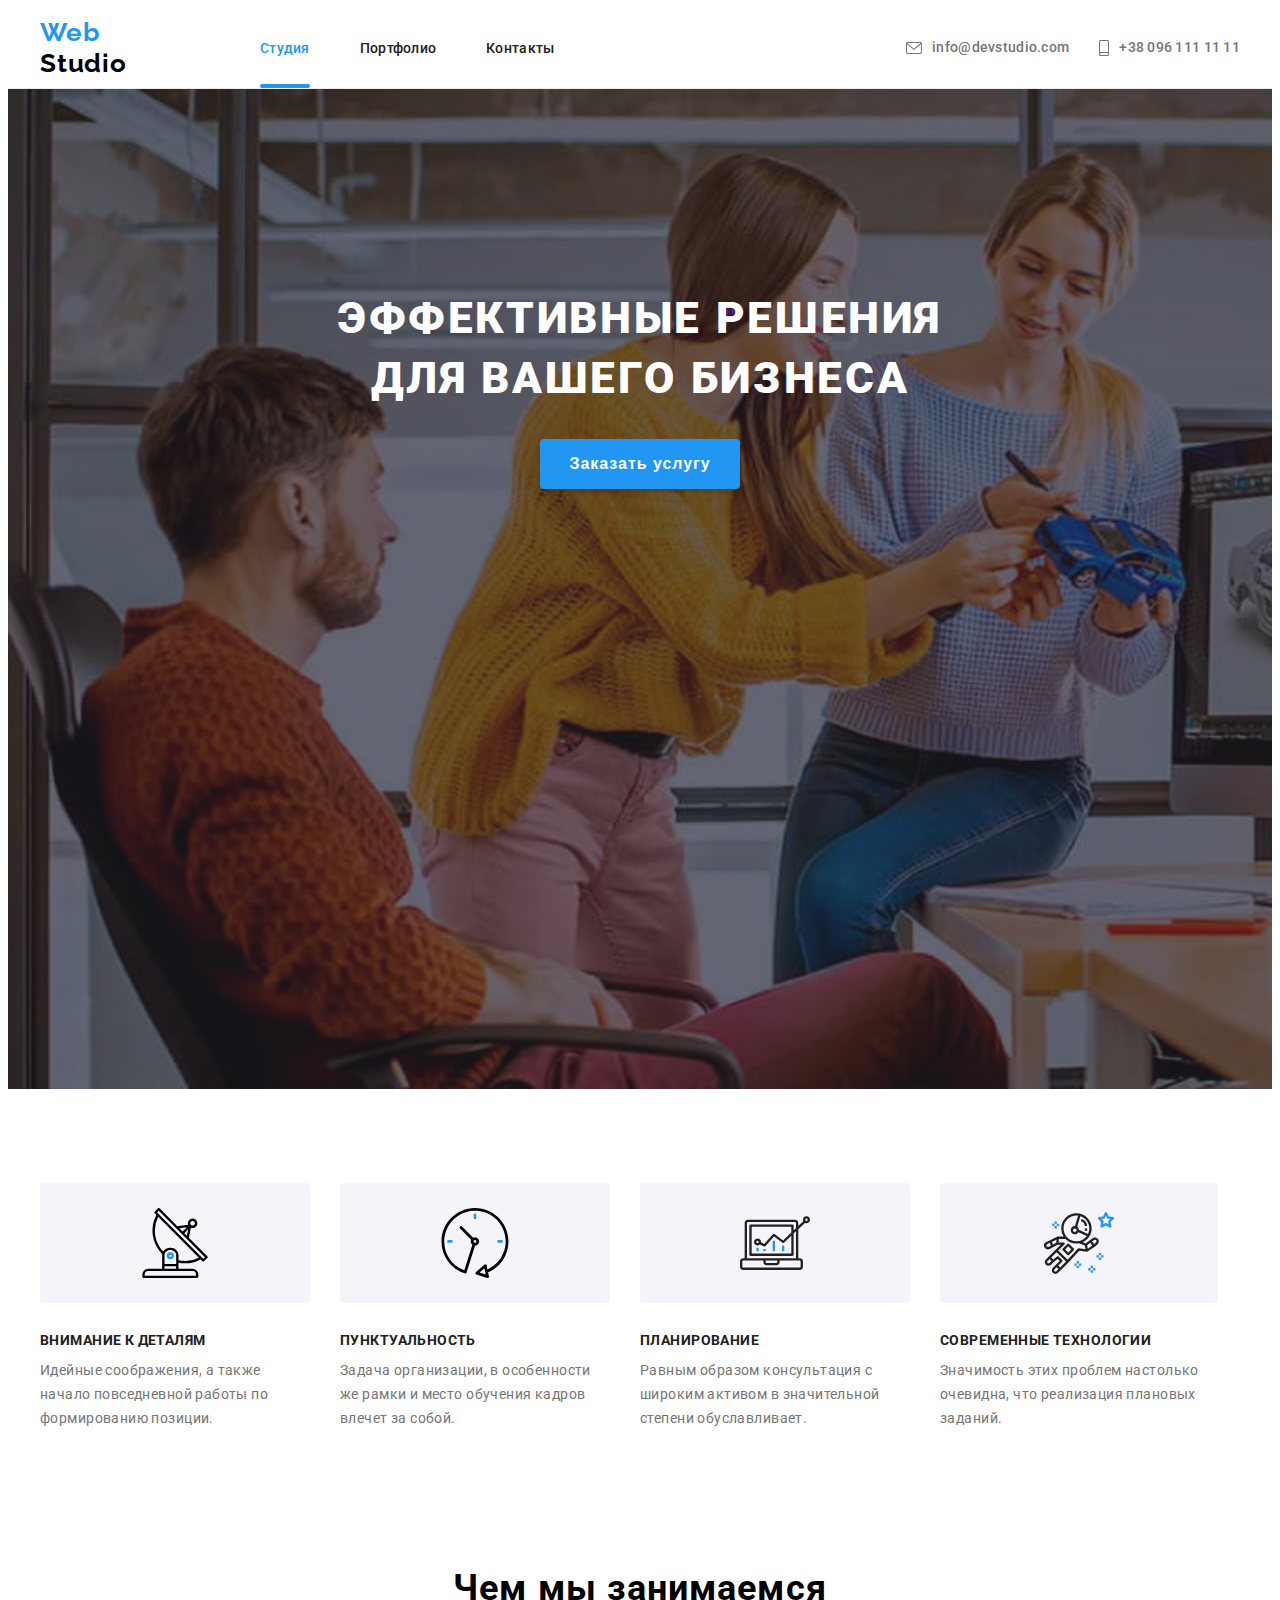
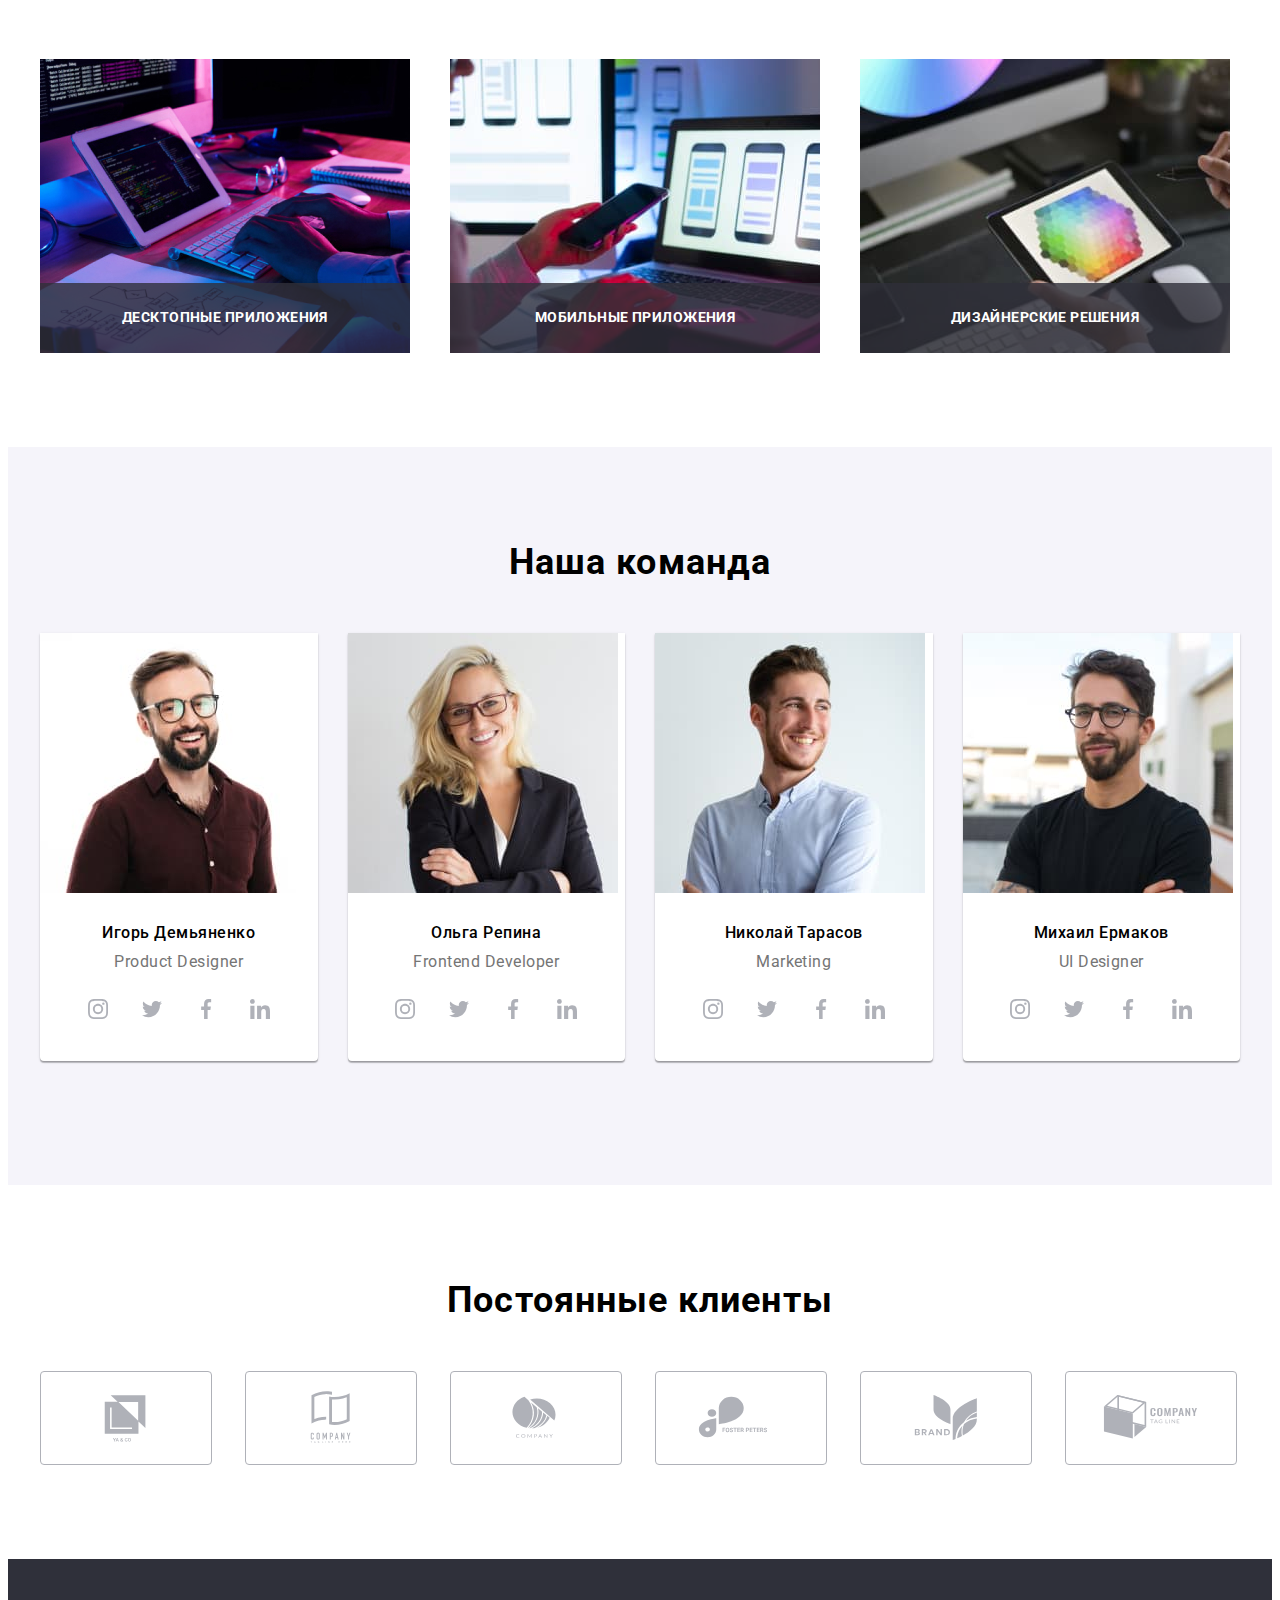
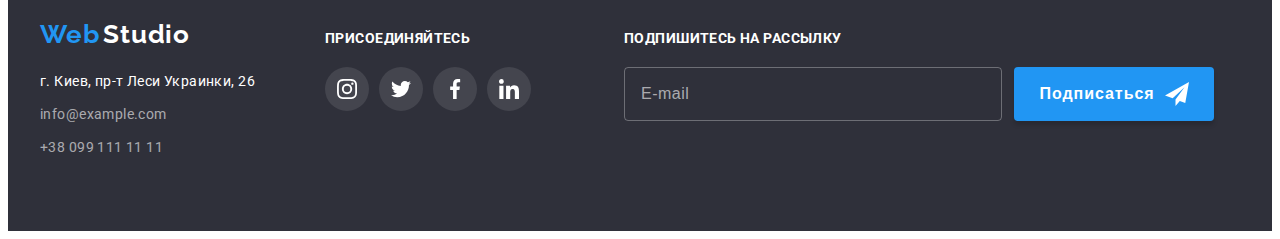
<file: index.html>
<!DOCTYPE html>
<html lang="ru">
<head>
    <meta charset="UTF-8">
    <meta http-equiv="X-UA-Compatible" content="IE=edge">
    <meta name="viewport" content="width=device-width, initial-scale=1.0">
    <title lang="en">WebStudio</title>
    <link rel="preconnect" href="https://fonts.googleapis.com">
    <link rel="preconnect" href="https://fonts.gstatic.com" crossorigin>
    <link href="https://fonts.googleapis.com/css2?family=Raleway:wght@700&family=Roboto:wght@400;500;700;900&display=swap"
        rel="stylesheet">
    <link 
        rel="stylesheet" 
        href="https://cdnjs.cloudflare.com/ajax/libs/modern-normalize/1.1.0/modern-normalize.min.css"
        integrity="sha512-wpPYUAdjBVSE4KJnH1VR1HeZfpl1ub8YT/NKx4PuQ5NmX2tKuGu6U/JRp5y+Y8XG2tV+wKQpNHVUX03MfMFn9Q=="
        crossorigin="anonymous" 
        referrerpolicy="no-referrer" 
    />
    <link rel="stylesheet" href="./css/main.min.css" />
</head>
<body>
    <!--HEADER-->
    <header class="page-header">
    <div class="container page-header__container">
        <nav class="nav">
            <a class="link page-header__logo-on-light" href="index.html">
                <span class="logo logo--color_blue">Web</span>
                <span class="logo logo--color_black">Studio</span></a>
            <button type="button" class="mobile-menu-open-btn" data-menu-open>
                <svg class="mobile-menu-open-btn__icon" width="40" height="40">
                    <use href="./images/icons.svg#burger-icon"></use>
                </svg>
            </button>
            <ul class="menu list">
                <li class="menu__item">
                    <a class="link menu__link current-link" href="">Студия</a>
                </li>
                <li class="menu__item">
                    <a class="link menu__link" href="portfolio.html">Портфолио</a>
                </li>
                <li class="menu__item">
                    <a class="link menu__link" href="">Контакты</a>
                </li>
            </ul>
        </nav>
            <ul class="list header-contacts">
                <li class="header-contacts__item header-contacts__item--right-margin">
                    <a class="link header-contacts__link" href="mailto:info@devstudio.com">
                        <svg class="header-contacts__icon-envelope">
                            <use href="./images/icons.svg#icon-envelope"></use>
                        </svg>
                        info@devstudio.com
                    </a>
                </li>
                <li class="header-contacts__item">
                    <a class="link header-contacts__link" href="tel:+380961111111">
                        <svg class="header-contacts__icon-smartphone">
                            <use href="./images/icons.svg#icon-smartphone"></use>
                        </svg>
                        +38 096 111 11 11
                    </a>
                </li>
            </ul>
    </div>
    </header>
    <main>
        <!--HERO-->
        <section class="hero container">
            <div class="hero__container">
            <h1 class="hero__title">Эффективные решения для вашего бизнеса</h1>
            <button class="modal-btn hero__modal-btn" type="button" data-modal-open>Заказать услугу</button>
            </div>
        </section>   

        <!--ABOUT US-->
        <section class="about">
        <div class="container">
            <ul class="list about__strenghts">
                <li class="strenghts__item">
                    <div class="strenghts__upper-area">
                        <svg class="strenghts__icon" height="120" width="270">
                            <use href="./images/icons.svg#icon-antenna"></use>
                        </svg>
                    </div>
                    <h3 class="strenghts__name">Внимание к деталям</h3>
                    <p class="strengths__desc">Идейные соображения, а также начало повседневной работы по формированию позиции.</p>
                </li>
                <li class="strenghts__item">
                    <div class="strenghts__upper-area">
                        <svg class="strenghts__icon" height="120" width="270">
                            <use href="./images/icons.svg#icon-clock"></use>
                        </svg>
                    </div>
                    <h3 class="strenghts__name">Пунктуальность</h3>
                    <p class="strengths__desc">Задача организации, в особенности же рамки и место обучения кадров влечет за собой.</p>
                </li>
                <li class="strenghts__item">
                    <div class="strenghts__upper-area">
                        <svg class="strenghts__icon" height="120" width="270">
                            <use href="./images/icons.svg#icon-diagram"></use>
                        </svg>
                    </div>
                    <h3 class="strenghts__name">Планирование</h3>
                    <p class="strengths__desc">Равным образом консультация с широким активом в значительной степени обуславливает.</p>
                </li>
                <li class="strenghts__item">
                    <div class="strenghts__upper-area">
                        <svg class="strenghts__icon" height="120" width="270">
                            <use href="./images/icons.svg#icon-astronaut"></use>
                        </svg>
                    </div>
                    <h3 class="strenghts__name">Современные технологии</h3>
                    <p class="strengths__desc">Значимость этих проблем настолько очевидна, что реализация плановых заданий.</p>
                </li>
            </ul>
        </div>
        </section>
        <!--WHAT WE DO-->
        <section class="services">
        <div class="container">
            <h2 class="title">Чем мы занимаемся</h2>
            <ul class="list services__list ">
                <li class="services__item">
                    <img class="services__img" srcset="images/desktop/what-we-do/pc_desk@1x.jpg 1x, images/desktop/what-we-do/pc_desk@2x.jpg 2x" src="./images/what-we-do/pc.jpg" alt="Планшет и клавиатура" width="370" height="294" />
                    <div class="services__category">
                        <h3 class="services-category__name">ДЕСКТОПНЫЕ ПРИЛОЖЕНИЯ</h3>
                    </div>
                </li>
                <li class="services__item">
                    <img class="services__img" srcset="images/desktop/what-we-do/phone_desk@1x.jpg 1x, images/desktop/what-we-do/phone_desk@2x.jpg 2x" src="./images/what-we-do/phone.jpg" alt="Ноутбук и смартфон в руках" width="370" height="294" />
                    <div class="services__category">
                        <h3 class="services-category__name">МОБИЛЬНЫЕ ПРИЛОЖЕНИЯ</h3>
                    </div>
                </li>
                <li class="services__item">
                    <img class="services__img" srcset="images/desktop/what-we-do/tab_desk@1x.jpg 1x, images/desktop/what-we-do/tab_desk@2x.jpg 2x" src="./images/what-we-do/tab.jpg" alt="Планшет в руках" width="370" height="294" />
                    <div class="services__category">
                        <h3 class="services-category__name">ДИЗАЙНЕРСКИЕ РЕШЕНИЯ</h3>
                    </div>
                </li>
            </ul>
        </div>
        </section>
        <!--OUR TEAM-->
        <section class="team">
        <div class="container">
            <h2 class="title">Наша команда</h2>
            <ul class="list team__members">
                <li class="team__member">
                    <picture>
                        <source
                            srcset="images/desktop/our-team/igor_demyanenko_desk@1x.jpg 1x, images/desktop/our-team/igor_demyanenko_desk@2x.jpg 2x"
                            media="(min-width:1200px)"
                            type="image/jpeg">
                        <source
                            srcset="images/tablet/our-team/igor_demyanenko_tab@1x.jpg 1x, images/tablet/our-team/igor_demyanenko_tab@2x.jpg 2x"
                            media="(min-width:768px)"
                            type="image/jpeg">
                        <source 
                            srcset="images/mobile/our-team/igor_demyanenko_mob@1x.jpg 1x, images/mobile/our-team/igor_demyanenko_mob@2x.jpg 2x" 
                            media="(max-width:767px)"
                            type="image/jpeg">

                        <img class="member__photo"
                        src="./images/our-team/igor.jpg" alt="Мужчина в коричневой рубашке" width="450" height="460" />
                    </picture>
                    <div class="member__wrapper">
                    <h3 class="member__name">Игорь Демьяненко</h3>
                    <p class="member__occupation" lang="en">Product Designer</p>
                    <ul class="list social-list">
                        <li class="social-list__item">
                            <a href="" class="social-list__link social-list-link--on-light">
                                <svg class="social-list__icon" height="20" width="20">
                                    <use href="./images/icons.svg#icon-instagram"></use>
                                </svg>
                            </a>   
                        </li>
                        <li class="social-list__item">
                            <a href="" class="social-list__link social-list-link--on-light">
                                <svg class="social-list__icon" height="20" width="20">
                                    <use href="./images/icons.svg#icon-twitter"></use>
                                </svg>
                            </a>
                        </li>
                        <li class="social-list__item">
                            <a href="" class="social-list__link social-list-link--on-light">
                                <svg class="social-list__icon" height="20" width="20">
                                    <use href="./images/icons.svg#icon-facebook"></use>
                                </svg>
                            </a>
                        </li>
                        <li class="social-list__item">
                            <a href="" class="social-list__link social-list-link--on-light">
                                <svg class="social-list__icon" height="20" width="20">
                                    <use href="./images/icons.svg#icon-linkedin"></use>
                                </svg>
                            </a>
                        </li>
                    </ul>
                    </div>
                </li>
                <li class="team__member">
                    <picture>
                        <source
                            srcset="images/desktop/our-team/olga_repina_desk@1x.jpg 1x, images/desktop/our-team/olga_repina_desk@2x.jpg 2x"
                            media="(min-width:1200px)" type="image/jpeg">
                        <source
                            srcset="images/tablet/our-team/olga_repina_tab@1x.jpg 1x, images/tablet/our-team/olga_repina_tab@2x.jpg 2x"
                            media="(min-width:768px)" type="image/jpeg">
                        <source
                            srcset="images/mobile/our-team/olga_repina_mob@1x.jpg 1x, images/mobile/our-team/olga_repina_mob@2x.jpg 2x"
                            media="(max-width:767px)" type="image/jpeg">

                    <img class="member__photo" src="./images/our-team/olga.jpg" alt="Женщина в черном пиджаке" width="450" height="460" />
                    </picture>
                    <div class="member__wrapper">
                    <h3 class="member__name">Ольга Репина</h3>
                    <p class="member__occupation" lang="en">Frontend Developer</p>
                    <ul class="list social-list">
                        <li class="social-list__item">
                            <a href="" class="social-list__link social-list-link--on-light">
                                <svg class="social-list__icon" height="20" width="20">
                                    <use href="./images/icons.svg#icon-instagram"></use>
                                </svg>
                            </a>
                        </li>
                        <li class="social-list__item">
                            <a href="" class="social-list__link social-list-link--on-light">
                                <svg class="social-list__icon" height="20" width="20">
                                    <use href="./images/icons.svg#icon-twitter"></use>
                                </svg>
                            </a>
                        </li>
                        <li class="social-list__item">
                            <a href="" class="social-list__link social-list-link--on-light">
                                <svg class="social-list__icon" height="20" width="20">
                                    <use href="./images/icons.svg#icon-facebook"></use>
                                </svg>
                            </a>
                        </li>
                        <li class="social-list__item">
                            <a href="" class="social-list__link social-list-link--on-light">
                                <svg class="social-list__icon" height="20" width="20">
                                    <use href="./images/icons.svg#icon-linkedin"></use>
                                </svg>
                            </a>
                        </li>
                    </ul>
                </div>
                </li>
                <li class="team__member">
                    <picture>
                        <source srcset="images/desktop/our-team/nikolai_tarasov_desk@1x.jpg 1x, images/desktop/our-team/nikolai_tarasov_desk@2x.jpg 2x"
                            media="(min-width:1200px)" type="image/jpeg">
                        <source srcset="images/tablet/our-team/nikolai_tarasov_tab@1x.jpg 1x, images/tablet/our-team/nikolai_tarasov_tab@2x.jpg 2x"
                            media="(min-width:768px)" type="image/jpeg">
                        <source srcset="images/mobile/our-team/nikolai_tarasov_mob@1x.jpg 1x, images/mobile/our-team/nikolai_tarasov_mob@2x.jpg 2x"
                            media="(max-width:767px)" type="image/jpeg">

                    <img class="member__photo" src="./images/our-team/nikolay.jpg" alt="Мужчина в голубой рубашке" width="450" height="460" />
                    </picture>
                    <div class="member__wrapper">
                    <h3 class="member__name">Николай Тарасов</h3>
                    <p class="member__occupation" lang="en">Marketing</p>
                    <ul class="list social-list">
                        <li class="social-list__item">
                            <a href="" class="social-list__link social-list-link--on-light">
                                <svg class="social-list__icon" height="20" width="20">
                                    <use href="./images/icons.svg#icon-instagram"></use>
                                </svg>
                            </a>
                        </li>
                        <li class="social-list__item">
                            <a href="" class="social-list__link social-list-link--on-light">
                                <svg class="social-list__icon" height="20" width="20">
                                    <use href="./images/icons.svg#icon-twitter"></use>
                                </svg>
                            </a>
                        </li>
                        <li class="social-list__item">
                            <a href="" class="social-list__link social-list-link--on-light">
                                <svg class="social-list__icon" height="20" width="20">
                                    <use href="./images/icons.svg#icon-facebook"></use>
                                </svg>
                            </a>
                        </li>
                        <li class="social-list__item">
                            <a href="" class="social-list__link social-list-link--on-light">
                                <svg class="social-list__icon" height="20" width="20">
                                    <use href="./images/icons.svg#icon-linkedin"></use>
                                </svg>
                            </a>
                        </li>
                    </ul>
                </div>
                </li>
                <li class="team__member">
                    <picture>
                        <source
                            srcset="images/desktop/our-team/mikhail_yermakov_desk@1x.jpg 1x, images/desktop/our-team/mikhail_yermakov_desk@2x.jpg 2x"
                            media="(min-width:1200px)" type="image/jpeg">
                        <source
                            srcset="images/tablet/our-team/mikhail_yermakov_tab@1x.jpg 1x, images/tablet/our-team/mikhail_yermakov_tab@2x.jpg 2x"
                            media="(min-width:768px)" type="image/jpeg">
                        <source
                            srcset="images/mobile/our-team/mikhail_yermakov_mob@1x.jpg 1x, images/mobile/our-team/mikhail_yermakov_mob@2x.jpg 2x"
                            media="(max-width:767px)" type="image/jpeg">

                    <img class="member__photo" src="./images/our-team/mikhail.jpg" alt="Мужчина в чёрной футболке" width="450" height="460" />
                    </picture>
                    <div class="member__wrapper">
                    <h3 class="member__name">Михаил Ермаков</h3>
                    <p class="member__occupation" lang="en">UI Designer</p>
                    <ul class="list social-list">
                        <li class="social-list__item">
                            <a href="" class="social-list__link social-list-link--on-light">
                                <svg class="social-list__icon" height="20" width="20">
                                    <use href="./images/icons.svg#icon-instagram"></use>
                                </svg>
                            </a>
                        </li>
                        <li class="social-list__item">
                            <a href="" class="social-list__link social-list-link--on-light">
                                <svg class="social-list__icon" height="20" width="20">
                                    <use href="./images/icons.svg#icon-twitter"></use>
                                </svg>
                            </a>
                        </li>
                        <li class="social-list__item">
                            <a href="" class="social-list__link social-list-link--on-light">
                                <svg class="social-list__icon" height="20" width="20">
                                    <use href="./images/icons.svg#icon-facebook"></use>
                                </svg>
                            </a>
                        </li>
                        <li class="social-list__item">
                            <a href="" class="social-list__link social-list-link--on-light">
                                <svg class="social-list__icon" height="20" width="20">
                                    <use href="./images/icons.svg#icon-linkedin"></use>
                                </svg>
                            </a>
                        </li>
                    </ul>
                </div>
                </li>
            </ul>
        </div>
        </section>
        <!--OUR CLIENTS-->
        <section class="clients">
            <div class="container">
                <h2 class="title">Постоянные клиенты</h2>
                <ul class="list perm-clients__list">
                    <li class="perm-client">
                        <a class="perm-client__link" href="">
                            <svg class="perm-client__icon" height="60" width="106">
                                <use href="./images/icons.svg#icon-logo_1_ya_and_co"></use>
                            </svg>
                        </a>
                    </li>
                    <li class="perm-client">
                        <a class="perm-client__link" href="">
                            <svg class="perm-client__icon" height="60" width="106">
                                <use href="./images/icons.svg#icon-logo_2_tagline_here"></use>
                            </svg>
                        </a>
                    </li>
                      <li class="perm-client">
                        <a class="perm-client__link" href="">
                            <svg class="perm-client__icon" height="60" width="106">
                                <use href="./images/icons.svg#icon-logo_3_company"></use>
                            </svg>
                        </a>
                    </li>
                    <li class="perm-client">
                        <a class="perm-client__link" href="">
                            <svg class="perm-client__icon" height="60" width="106">
                                <use href="./images/icons.svg#icon-logo_4_foster_peters"></use>
                            </svg>
                        </a>
                    </li>
                    <li class="perm-client">
                        <a class="perm-client__link" href="">
                            <svg class="perm-client__icon" height="60" width="106">
                                <use href="./images/icons.svg#icon-logo_5_brand"></use>
                            </svg>
                        </a>
                    </li>
                    <li class="perm-client">
                        <a class="perm-client__link" href="">
                            <svg class="perm-client__icon" height="60" width="106">
                                <use href="./images/icons.svg#icon-logo_6_company_tagline"></use>
                            </svg>
                        </a>
                    </li>
                </ul>
            </div>
        </section>
    </main>

    <footer class="footer footer--background">
        <div class="container footer__container">
         
        <div class="general-info-footer-section">
        <div class="footer__main-info">
             <a class="link footer__logo" href="index.html">
                <span class="logo logo--color_blue">Web</span>
                <span class="logo logo--color_white">Studio</span></a>
            <address class="address">
            <ul class="list footer__contacts">
                <li class="footer-contacts__item">
                    <a class="footer__link footer--address-link link" href="https://goo.gl/maps/ZKPYUYYwXr9PMF557" target="_blank" rel="noopener noreferrer">г. Киев, пр-т Леси Украинки, 26</a>
                </li>
                <li class="footer-contacts__item">
                    <a class="footer__link link" href="mailto:info@example.com">info@example.com</a>
                </li>
                <li class="footer-contacts__item">
                    <a class="footer__link link" href="tel:+380991111111">+38 099 111 11 11</a>
                </li>
            </ul>
            </address>
        </div>

        <div class="footer__social-links">
            <p class="footer__paragraph">ПРИСОЕДИНЯЙТЕСЬ</p>
            <ul class="social-list list">
                <li class="social-list__item">
                    <a href="" class="social-list__link social-list-link--on-dark">
                        <svg class="social-list__icon--on-dark" height="20" width="20">
                            <use href="./images/icons.svg#icon-instagram"></use>
                        </svg>
                    </a>
                </li>
                <li class="social-list__item">
                    <a href="" class="social-list__link social-list-link--on-dark">
                        <svg class="social-list__icon--on-dark" height="20" width="20">
                            <use href="./images/icons.svg#icon-twitter"></use>
                        </svg>
                    </a>
                </li>
                <li class="social-list__item">
                    <a href="" class="social-list__link social-list-link--on-dark">
                        <svg class="social-list__icon--on-dark" height="20" width="20">
                            <use href="./images/icons.svg#icon-facebook"></use>
                        </svg>
                    </a>
                </li>
                <li class="social-list__item">
                    <a href="" class="social-list__link social-list-link--on-dark">
                        <svg class="social-list__icon--on-dark" height="20" width="20">
                            <use href="./images/icons.svg#icon-linkedin"></use>
                        </svg>
                    </a>
                </li>
            </ul>
        </div>
        </div>

        <div class="footer--margin-left">
            <p class="footer__paragraph">ПОДПИШИТЕСЬ НА РАССЫЛКУ</p>
            <form name="footer__subscription-form" class="footer__email-form">
                <input type="email" name="mail" placeholder="E-mail" class="footer__email-input" id="mail">
                <button class="modal-btn hero__modal-btn footer__button" type="submit">Подписаться
                    <svg class="footer-button-icon__img" height="24" width="24">
                    <use href="./images/icons.svg#icon-send"></use>
                    </svg>
                </button> 
            </form>
        </div>
    </div>
    </footer>

        <!--MODAL WINDOW-->
        <div class="backdrop is-hidden" data-modal>
            <div class="modal">
                <button type="button" class="modal-close-btn" data-modal-close>
                    <svg class="modal-close-btn__icon" width="18" height="18">
                        <use href="./images/icons.svg#icon-close-black-18dp"></use>
                    </svg>
                </button>
                <p class="contact-form__title">Оставьте свои данные, мы вам перезвоним</p>
            <form class="contact-form">
                <label class="contact-form__field">
                    <span class="contact-form__span">Имя</span>
                        <input class="contact-form__input" type="text" required name="user_name" minlength="2" />
                        <svg class="contact-form__icon" height="11" width="11">
                            <use href="./images/icons.svg#icon-person"></use>
                        </svg>
                </label>
                <label class="contact-form__field">
                    <span class="contact-form__span">Телефон</span>
                        <input class="contact-form__input" type="tel" required name="user_phone_number"
                            pattern="[0-9]{3}-[0-9]{3}-[0-9]{2}-[0-9]{2}" title="xxx-xxx-xx-xx" />
                            <svg class="contact-form__icon" height="18" width="18">
                                <use href="./images/icons.svg#icon-phone"></use>
                            </svg>
                </label>
                <label class="contact-form__field">
                    <span class="contact-form__span">Почта</span>
                        <input class="contact-form__input" type="email" required name="user_phone_email"
                            title="__________@____.___" />
                        <svg class="contact-form__icon" height="18" width="18">
                                <use href="./images/icons.svg#icon-email"></use>
                            </svg>
                </label>
                <label class="contact-form__field">
                    <span class="contact-form__span">Комментарий</span>
                    <textarea class="contact-form__message" name="user_message" placeholder="Введите текст"></textarea>
                </label>
                <input class="contact-form__checkbox visually-hidden" id="checkbox-policy" type="checkbox" name="user_policy"
                    required />
                <label class="contact-form-checkbox__label" for="checkbox-policy">Соглашаюсь с рассылкой и принимаю&nbsp;
                    <a class="contact-form-checkbox__link" href="">Условия договора</a></label>
                <button class="modal-btn hero__modal-btn contact-form__btn" type="submit">Отправить</button>
            </form>
            </div>
        </div>

        <!--MOBILE MENU-->
        <div class="mobile-menu" data-menu>

            <div class="container mobile-menu__container">
                <button type="button" class="modal-close-btn__mobile " data-menu-close>
                    <svg class="modal-close-btn__icon modal-close-btn__icon--mobile-parametres" width="40" height="40">
                        <use href="./images/icons.svg#icon-close-black-18dp"></use>
                    </svg>
                </button>
                
                <div class="mobile-menu-nav">
                <ul class="mobile-menu__nav list">
                    <li class="mobile-menu-nav__item">
                        <a class="mobile-menu-nav__link link current-link" href="index.html">Студия</a>
                    </li>
                    <li class="mobile-menu-nav__item">
                        <a class="mobile-menu-nav__link link" href="portfolio.html">Портфолио</a>
                    </li>
                    <li class="mobile-menu-nav__item">
                        <a class="mobile-menu-nav__link link" href="">Контакты</a>
                    </li>
                </ul>
            </div>

            <div class="mobile-contacts">        
                <ul class="list mobile-contacts__list">
                    <li class="mobile-contacts__item">
                        <a class="link mobile-contacts__phone" href="tel:+380961111111">
                            +38 096 111 11 11
                        </a>
                    </li>
                    <li class="mobile-contacts__item">
                        <a class="link mobile-contacts__email" href="mailto:info@devstudio.com">
                            info@devstudio.com
                        </a>
                    </li>
                </ul>
            </div>
            
            <div class="mobile-menu__social-media">
                <ul class="mobile-social-media__list list">
                    <li class="mobile-social-media__item mobile-social-media__item--line-remover">
                        <a href="" class="mobile-social-media__link link">
                            Instagram
                        </a>
                    </li>
                    <li class="mobile-social-media__item">
                        <a href="" class="mobile-social-media__link link">
                            Twitter
                        </a>
                    </li>
                    <li class="mobile-social-media__item">
                        <a href="" class="mobile-social-media__link link">
                            Facebook
                        </a>
                    </li>
                    <li class="mobile-social-media__item">
                        <a href="" class="mobile-social-media__link link">
                            LinkedIn
                        </a>
                    </li>
                </ul>
            </div>

        </div>
        </div>
        
        <script src="./js/modal.js"></script>
        <script src="./js/menu.js"></script>
</body>
</html>
</file>
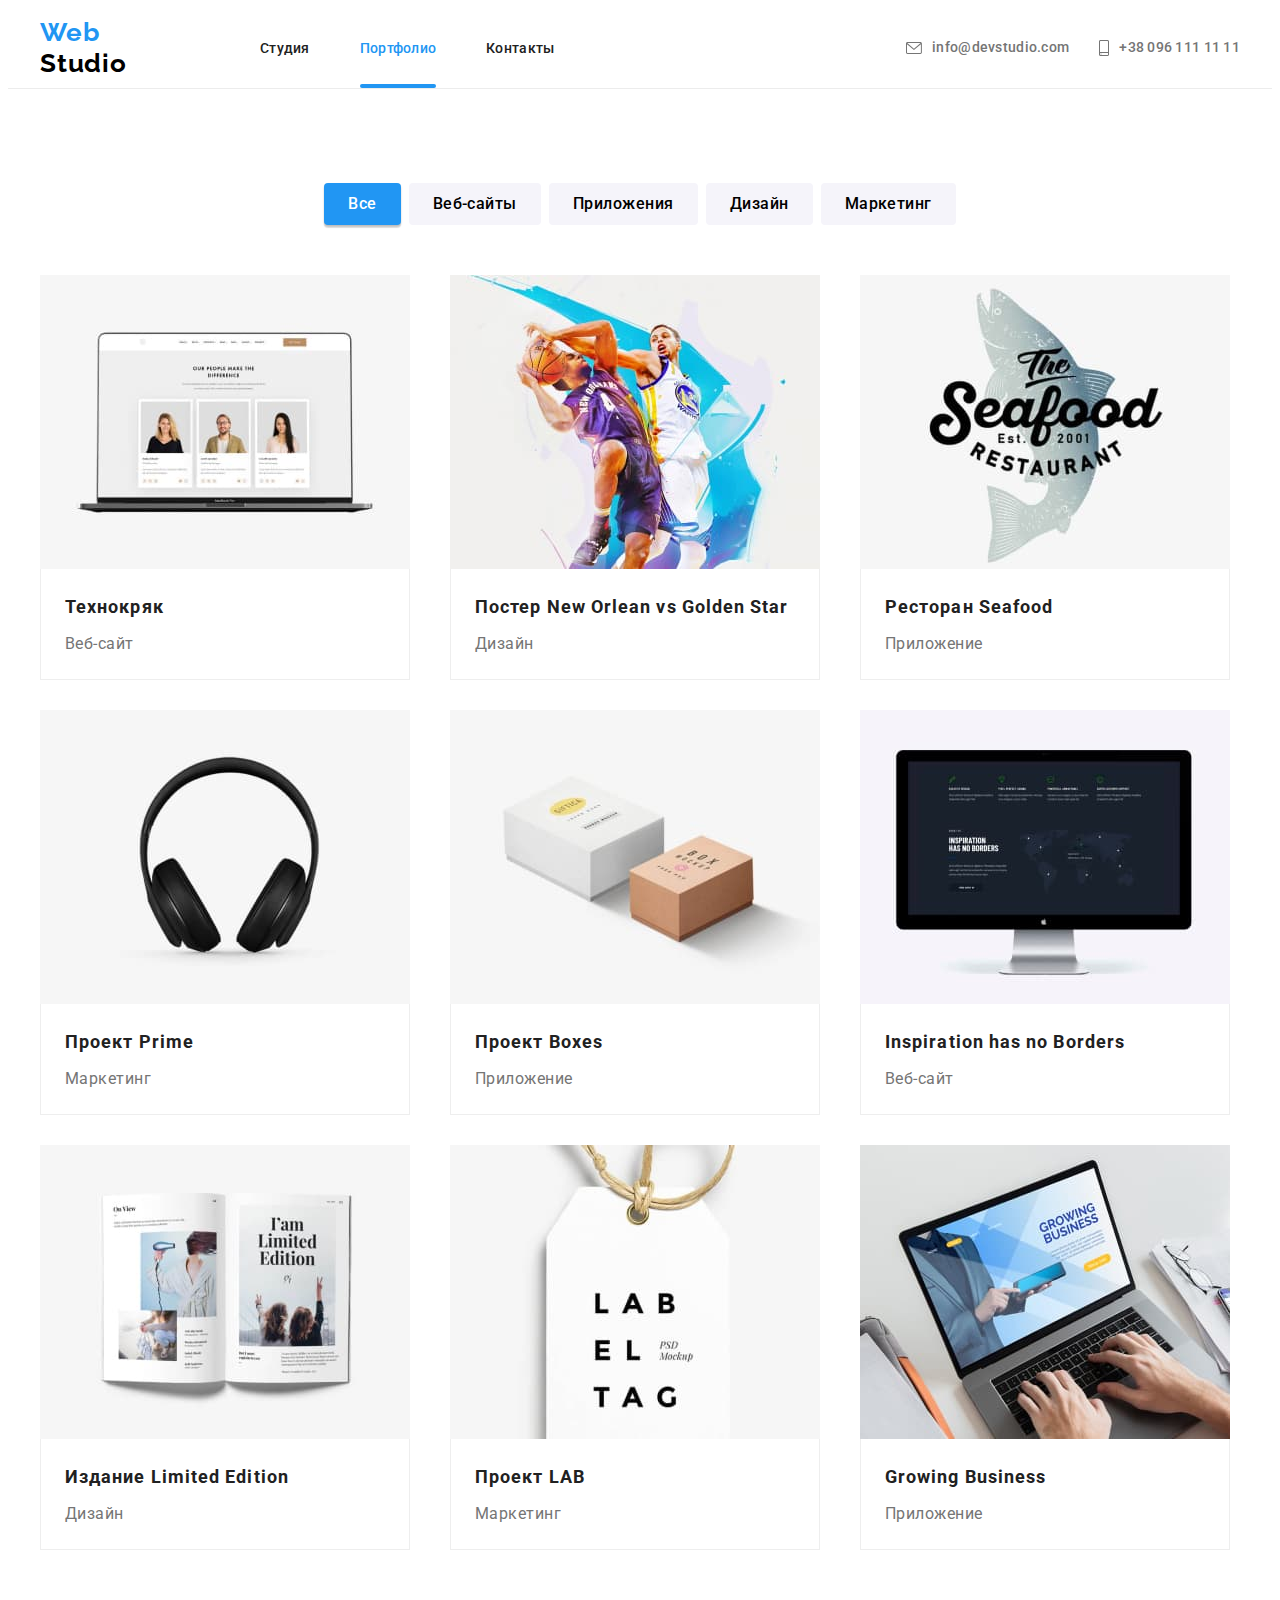
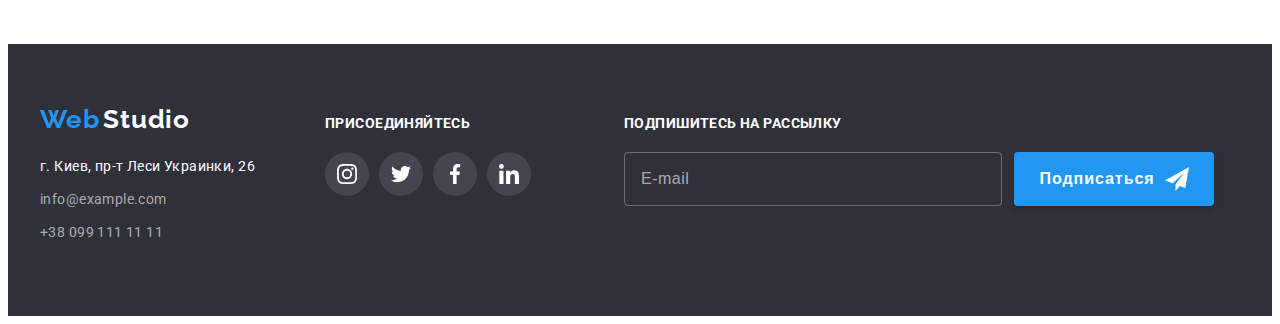
<file: portfolio.html>
<!DOCTYPE html>
<html lang="ru">

<head>
    <meta charset="UTF-8">
    <meta http-equiv="X-UA-Compatible" content="IE=edge">
    <meta name="viewport" content="width=device-width, initial-scale=1.0">
    <title lang="ru">WebStudio</title>
    <link rel="preconnect" href="https://fonts.googleapis.com">
    <link rel="preconnect" href="https://fonts.gstatic.com" crossorigin>
    <link 
        href="https://fonts.googleapis.com/css2?family=Raleway:wght@700&family=Roboto:wght@400;500;700;900&display=swap"
        rel="stylesheet">
    <link 
        rel="stylesheet" 
        href="https://cdnjs.cloudflare.com/ajax/libs/modern-normalize/1.1.0/modern-normalize.min.css"
        integrity="sha512-wpPYUAdjBVSE4KJnH1VR1HeZfpl1ub8YT/NKx4PuQ5NmX2tKuGu6U/JRp5y+Y8XG2tV+wKQpNHVUX03MfMFn9Q=="
        crossorigin="anonymous" 
        referrerpolicy="no-referrer" 
    />
    <link rel="stylesheet" href="./css/main.min.css" />
</head>

<body>
    <!--HEADER-->
    <header class="page-header">
        <div class="container page-header__container">
            <nav class="nav">
                <a class="link page-header__logo-on-light" href="index.html">
                    <span class="logo logo--color_blue">Web</span>
                    <span class="logo logo--color_black">Studio</span></a>
                <button type="button" class="mobile-menu-open-btn" data-menu-open>
                    <svg class="mobile-menu-open-btn__icon" width="40" height="40">
                        <use href="./images/icons.svg#burger-icon"></use>
                    </svg>
                </button>
                <ul class="menu list">
                    <li class="menu__item">
                        <a class="link menu__link" href="index.html">Студия</a>
                    </li>
                    <li class="menu__item">
                        <a class="link menu__link current-link" href="">Портфолио</a>
                    </li>
                    <li class="menu__item">
                        <a class="link menu__link" href="">Контакты</a>
                    </li>
                </ul>
            </nav>
            <ul class="list header-contacts">
                <li class="header-contacts__item header-contacts__item--right-margin">
                    <a class="link header-contacts__link" href="mailto:info@devstudio.com">
                        <svg class="header-contacts__icon-envelope">
                            <use href="./images/icons.svg#icon-envelope"></use>
                        </svg>
                        info@devstudio.com
                    </a>
                </li>
                <li class="header-contacts__item">
                    <a class="link header-contacts__link" href="tel:+380961111111">
                        <svg class="header-contacts__icon-smartphone">
                            <use href="./images/icons.svg#icon-smartphone"></use>
                        </svg>
                        +38 096 111 11 11
                    </a>
                </li>
            </ul>
        </div>
    </header>

    <main>
    <!--PORTFOLIO-->
    <section class="portfolio__nav">
        <div class="container">
        <ul class="filters list">
            <li class="filter__type">
                <button class="modal-btn__selected portfolio__modal-btn" type="button">Все</button>
            </li>
            <li class="filter__type">
                <button class="modal-btn__unselected portfolio__modal-btn" type="button">Веб-сайты</button>
            </li>
            <li class="filter__type">
                <button class="modal-btn__unselected portfolio__modal-btn" type="button">Приложения</button>
            </li>
            <li class="filter__type">
                <button class="modal-btn__unselected portfolio__modal-btn" type="button">Дизайн</button>
            </li>
            <li class="filter__type">
                <button class="modal-btn__unselected portfolio__modal-btn" type="button">Маркетинг</button>
            </li>
        </ul>
        <ul class="projects-list list">
            <li class="projects-list__item">
                <a class="projects__hover-style link" href="">
                    <div class="project__overlay-zone">
                    <picture>
                        <source
                            srcset="images/desktop/portfolio/project_1_desk@1x.jpg 1x, images/desktop/portfolio/project_1_desk@2x.jpg 2x"
                            media="(min-width:1200px)" type="image/jpeg">
                        <source
                            srcset="images/tablet/portfolio/project_1_tab@1x.jpg 1x, images/tablet/portfolio/project_1_tab@2x.jpg 2x"
                            media="(min-width:768px)" type="image/jpeg">
                        <source
                            srcset="images/mobile/portfolio/project_1_mob@1x.jpg 1x, images/mobile/portfolio/project_1_mob@2x.jpg 2x"
                            media="(max-width:767px)" type="image/jpeg">

                    <img class="project__img" src="./images/portfolio/web-site-technokryak.jpg" 
                    alt="Веб-сайт на экране ноутбука" width="450" height="294" />
                    </picture>
                    <div class="project__descriptive-overlay">
                        <p class="project__overlay-text">Ресурс предлагает комплексные предложения с разным уровнем функционала и сервисов.
                            Все это позволит посетителю получить исчерпывающие сведения о компании или частном лице.
                        </p>
                    </div>
                    </div></img>
                    <div class="project__wrapper"><h3 class="project__title">Технокряк</h3>
                <p class="project__type">Веб-сайт</p></div></a>
            </li>
            <li class="projects-list__item">
                <a class="projects__hover-style link" href="">
                    <div class="project__overlay-zone">
                    <picture>
                        <source srcset="images/desktop/portfolio/project_2_desk@1x.jpg 1x, images/desktop/portfolio/project_2_desk@2x.jpg 2x"
                            media="(min-width:1200px)" type="image/jpeg">
                        <source srcset="images/tablet/portfolio/project_2_tab@1x.jpg 1x, images/tablet/portfolio/project_2_tab@2x.jpg 2x"
                            media="(min-width:768px)" type="image/jpeg">
                        <source srcset="images/mobile/portfolio/project_2_mob@1x.jpg 1x, images/mobile/portfolio/project_2_mob@2x.jpg 2x"
                            media="(max-width:767px)" type="image/jpeg">

                    <img class="project__img"  src="./images/portfolio/design-basketball.jpg" 
                    alt="Двое игроков в баскетбол" width="450" height="294">
                    </picture>
                    <div class="project__descriptive-overlay">
                        <p class="project__overlay-text">
                        </p></div></div></img>
                <div class="project__wrapper"><h3 class="project__title">Постер New Orlean vs Golden Star</h3>
                <p class="project__type">Дизайн</p></div></a>
            </li>
            <li class="projects-list__item">
                <a class="projects__hover-style link" href="">
                    <div class="project__overlay-zone">
                    <picture>
                        <source srcset="images/desktop/portfolio/project_3_desk@1x.jpg 1x, images/desktop/portfolio/project_3_desk@2x.jpg 2x"
                            media="(min-width:1200px)" type="image/jpeg">
                        <source srcset="images/tablet/portfolio/project_3_tab@1x.jpg 1x, images/tablet/portfolio/project_3_tab@2x.jpg 2x"
                            media="(min-width:768px)" type="image/jpeg">
                        <source srcset="images/mobile/portfolio/project_3_mob@1x.jpg 1x, images/mobile/portfolio/project_3_mob@2x.jpg 2x"
                            media="(max-width:767px)" type="image/jpeg">

                    <img class="project__img"  src="./images/portfolio/app-restaurant.jpg" 
                    alt="Название ресторана на фоне рыбы" width="450" height="294" />
                    </picture>
                    <div class="project__descriptive-overlay">
                        <p class="project__overlay-text">
                        </p></div></div></img>
                    <div class="project__wrapper"><h3 class="project__title">Ресторан Seafood</h3>
                <p class="project__type">Приложение</p></div></a>
            </li>
            <li class="projects-list__item">
                <a class="projects__hover-style link" href="">
                    <div class="project__overlay-zone">
                    <picture>
                        <source srcset="images/desktop/portfolio/project_4_desk@1x.jpg 1x, images/desktop/portfolio/project_4_desk@2x.jpg 2x"
                            media="(min-width:1200px)" type="image/jpeg">
                        <source srcset="images/tablet/portfolio/project_4_tab@1x.jpg 1x, images/tablet/portfolio/project_4_tab@2x.jpg 2x"
                            media="(min-width:768px)" type="image/jpeg">
                        <source srcset="images/mobile/portfolio/project_4_mob@1x.jpg 1x, images/mobile/portfolio/project_4_mob@2x.jpg 2x"
                            media="(max-width:767px)" type="image/jpeg">

                    <img class="project__img"  src="./images/portfolio/marketing-prime.jpg" 
                    alt="Чёрные наушники" width="450" height="294" />
                    </picture>
                    <div class="project__descriptive-overlay">
                        <p class="project__overlay-text">
                        </p></div></div></img>
                    <div class="project__wrapper"><h3 class="project__title">Проект Prime</h3>
                <p class="project__type">Маркетинг</p></div></a>
            </li>
            <li class="projects-list__item">
                <a class="projects__hover-style link" href="">
                    <div class="project__overlay-zone">
                    <picture>
                        <source srcset="images/desktop/portfolio/project_5_desk@1x.jpg 1x, images/desktop/portfolio/project_5_desk@2x.jpg 2x"
                            media="(min-width:1200px)" type="image/jpeg">
                        <source srcset="images/tablet/portfolio/project_5_tab@1x.jpg 1x, images/tablet/portfolio/project_5_tab@2x.jpg 2x"
                            media="(min-width:768px)" type="image/jpeg">
                        <source srcset="images/mobile/portfolio/project_5_mob@1x.jpg 1x, images/mobile/portfolio/project_5_mob@2x.jpg 2x"
                            media="(max-width:767px)" type="image/jpeg">

                    <img class="project__img"  src="./images/portfolio/app-boxes.jpg" 
                    alt="Две коробки" width="450" height="294" />
                    </picture>
                    <div class="project__descriptive-overlay">
                        <p class="project__overlay-text">
                        </p></div></div></img>
                    <div class="project__wrapper"><h3 class="project__title">Проект Boxes</h3>
                <p class="project__type">Приложение</p></div></a>
            </li>
            <li class="projects-list__item">
                <a class="projects__hover-style link" href="">
                    <div class="project__overlay-zone">
                    <picture>
                        <source srcset="images/desktop/portfolio/project_6_desk@1x.jpg 1x, images/desktop/portfolio/project_6_desk@2x.jpg 2x"
                            media="(min-width:1200px)" type="image/jpeg">
                        <source srcset="images/tablet/portfolio/project_6_tab@1x.jpg 1x, images/tablet/portfolio/project_6_tab@2x.jpg 2x"
                            media="(min-width:768px)" type="image/jpeg">
                        <source srcset="images/mobile/portfolio/project_6_mob@1x.jpg 1x, images/mobile/portfolio/project_6_mob@2x.jpg 2x"
                            media="(max-width:767px)" type="image/jpeg">

                    <img class="project__img"  src="./images/portfolio/web-site-inspiration.jpg" 
                    alt="Монитор с веб-сайтом в тёмной теме" width="450" height="294" />
                    </picture>
                    <div class="project__descriptive-overlay">
                        <p class="project__overlay-text">
                        </p></div></div></img>
                    <div class="project__wrapper"><h3 class="project__title" lang="en">Inspiration has no Borders</h3>
                <p class="project__type">Веб-сайт</p></div></a>
            </li>
            <li class="projects-list__item">
                <a class="projects__hover-style link" href="">
                    <div class="project__overlay-zone">
                    <picture>
                        <source srcset="images/desktop/portfolio/project_7_desk@1x.jpg 1x, images/desktop/portfolio/project_7_desk@2x.jpg 2x"
                            media="(min-width:1200px)" type="image/jpeg">
                        <source srcset="images/tablet/portfolio/project_7_tab@1x.jpg 1x, images/tablet/portfolio/project_7_tab@2x.jpg 2x"
                            media="(min-width:768px)" type="image/jpeg">
                        <source srcset="images/mobile/portfolio/project_7_mob@1x.jpg 1x, images/mobile/portfolio/project_7_mob@2x.jpg 2x"
                            media="(max-width:767px)" type="image/jpeg">

                    <img class="project__img"  src="./images/portfolio/design-limited.jpg" 
                    alt="Разворот журнала" width="450" height="294" />
                    </picture>
                    <div class="project__descriptive-overlay">
                        <p class="project__overlay-text">
                        </p></div></div></img>
                    <div class="project__wrapper"><h3 class="project__title" lang="en">Издание Limited Edition</h3>
                <p class="project__type">Дизайн</p></div></a>
            </li>
            <li class="projects-list__item">
                <a class="projects__hover-style link" href="">
                    <div class="project__overlay-zone">
                    <picture>
                        <source srcset="images/desktop/portfolio/project_8_desk@1x.jpg 1x, images/desktop/portfolio/project_8_desk@2x.jpg 2x"
                            media="(min-width:1200px)" type="image/jpeg">
                        <source srcset="images/tablet/portfolio/project_8_tab@1x.jpg 1x, images/tablet/portfolio/project_8_tab@2x.jpg 2x"
                            media="(min-width:768px)" type="image/jpeg">
                        <source srcset="images/mobile/portfolio/project_8_mob@1x.jpg 1x, images/mobile/portfolio/project_8_mob@2x.jpg 2x"
                            media="(max-width:767px)" type="image/jpeg">

                    <img class="project__img"  src="./images/portfolio/marketing-lab.jpg" 
                    alt="Бирка от товара" width="450" height="294" />
                    </picture>
                    <div class="project__descriptive-overlay">
                        <p class="project__overlay-text">
                        </p></div></div></img>
                    <div class="project__wrapper"><h3 class="project__title">Проект LAB</h3>
                <p class="project__type">Маркетинг</p></div></a>
            </li>
            <li class="projects-list__item">
                <a class="projects__hover-style link" href="">
                    <div class="project__overlay-zone">
                    <picture>
                        <source srcset="images/desktop/portfolio/project_9_desk@1x.jpg 1x, images/desktop/portfolio/project_9_desk@2x.jpg 2x"
                            media="(min-width:1200px)" type="image/jpeg">
                        <source srcset="images/tablet/portfolio/project_9_tab@1x.jpg 1x, images/tablet/portfolio/project_9_tab@2x.jpg 2x"
                            media="(min-width:768px)" type="image/jpeg">
                        <source srcset="images/mobile/portfolio/project_9_mob@1x.jpg 1x, images/mobile/portfolio/project_9_mob@2x.jpg 2x"
                            media="(max-width:767px)" type="image/jpeg">

                    <img class="project__img"  src="./images/portfolio/app-growing.jpg" 
                    alt="Руки на клавиатуре ноутбука" width="450" height="294" />
                    </picture>
                    <div class="project__descriptive-overlay">
                        <p class="project__overlay-text">
                        </p></div></div></img>
                    <div class="project__wrapper"><h3 class="project__title" lang="en">Growing Business</h3>
                <p class="project__type">Приложение</p></div></a>
            </li>
        </ul>
    </div>
    </section>
    </main>

<footer class="footer footer--background">
    <div class="container footer__container">

        <div class="general-info-footer-section">
            <div class="footer__main-info">
                <a class="link footer__logo" href="index.html">
                    <span class="logo logo--color_blue">Web</span>
                    <span class="logo logo--color_white">Studio</span></a>
                <address class="address">
                    <ul class="list footer__contacts">
                        <li class="footer-contacts__item">
                            <a class="footer__link footer--address-link link"
                                href="https://goo.gl/maps/ZKPYUYYwXr9PMF557" target="_blank"
                                rel="noopener noreferrer">г. Киев, пр-т Леси Украинки, 26</a>
                        </li>
                        <li class="footer-contacts__item">
                            <a class="footer__link link" href="mailto:info@example.com">info@example.com</a>
                        </li>
                        <li class="footer-contacts__item">
                            <a class="footer__link link" href="tel:+380991111111">+38 099 111 11 11</a>
                        </li>
                    </ul>
                </address>
            </div>

            <div class="footer__social-links">
                <p class="footer__paragraph">ПРИСОЕДИНЯЙТЕСЬ</p>
                <ul class="social-list list">
                    <li class="social-list__item">
                        <a href="" class="social-list__link social-list-link--on-dark">
                            <svg class="social-list__icon--on-dark" height="20" width="20">
                                <use href="./images/icons.svg#icon-instagram"></use>
                            </svg>
                        </a>
                    </li>
                    <li class="social-list__item">
                        <a href="" class="social-list__link social-list-link--on-dark">
                            <svg class="social-list__icon--on-dark" height="20" width="20">
                                <use href="./images/icons.svg#icon-twitter"></use>
                            </svg>
                        </a>
                    </li>
                    <li class="social-list__item">
                        <a href="" class="social-list__link social-list-link--on-dark">
                            <svg class="social-list__icon--on-dark" height="20" width="20">
                                <use href="./images/icons.svg#icon-facebook"></use>
                            </svg>
                        </a>
                    </li>
                    <li class="social-list__item">
                        <a href="" class="social-list__link social-list-link--on-dark">
                            <svg class="social-list__icon--on-dark" height="20" width="20">
                                <use href="./images/icons.svg#icon-linkedin"></use>
                            </svg>
                        </a>
                    </li>
                </ul>
            </div>
        </div>

        <div class="footer--margin-left">
            <p class="footer__paragraph">ПОДПИШИТЕСЬ НА РАССЫЛКУ</p>
            <form name="footer__subscription-form" class="footer__email-form">
                <input type="email" name="mail" placeholder="E-mail" class="footer__email-input" id="mail">
                <button class="modal-btn hero__modal-btn footer__button" type="submit">Подписаться
                    <svg class="footer-button-icon__img" height="24" width="24">
                        <use href="./images/icons.svg#icon-send"></use>
                    </svg>
                </button>
            </form>
        </div>
    </div>
</footer>

        <!--MOBILE MENU-->
        <div class="mobile-menu" data-menu>
        
            <div class="container mobile-menu__container">
                <button type="button" class="modal-close-btn__mobile " data-menu-close>
                    <svg class="modal-close-btn__icon modal-close-btn__icon--mobile-parametres" width="40" height="40">
                        <use href="./images/icons.svg#icon-close-black-18dp"></use>
                    </svg>
                </button>
        
                <div class="mobile-menu-nav">
                    <ul class="mobile-menu__nav list">
                        <li class="mobile-menu-nav__item">
                            <a class="mobile-menu-nav__link link" href="index.html">Студия</a>
                        </li>
                        <li class="mobile-menu-nav__item">
                            <a class="mobile-menu-nav__link link current-link" href="portfolio.html">Портфолио</a>
                        </li>
                        <li class="mobile-menu-nav__item">
                            <a class="mobile-menu-nav__link link" href="">Контакты</a>
                        </li>
                    </ul>
                </div>
        
                <div class="mobile-contacts">
                    <ul class="list mobile-contacts__list">
                        <li class="mobile-contacts__item">
                            <a class="link mobile-contacts__phone" href="tel:+380961111111">
                                +38 096 111 11 11
                            </a>
                        </li>
                        <li class="mobile-contacts__item">
                            <a class="link mobile-contacts__email" href="mailto:info@devstudio.com">
                                info@devstudio.com
                            </a>
                        </li>
                    </ul>
                </div>
        
                <div class="mobile-menu__social-media">
                    <ul class="mobile-social-media__list list">
                        <li class="mobile-social-media__item mobile-social-media__item--line-remover">
                            <a href="" class="mobile-social-media__link link">
                                Instagram
                            </a>
                        </li>
                        <li class="mobile-social-media__item">
                            <a href="" class="mobile-social-media__link link">
                                Twitter
                            </a>
                        </li>
                        <li class="mobile-social-media__item">
                            <a href="" class="mobile-social-media__link link">
                                Facebook
                            </a>
                        </li>
                        <li class="mobile-social-media__item">
                            <a href="" class="mobile-social-media__link link">
                                LinkedIn
                            </a>
                        </li>
                    </ul>
                </div>
        
            </div>
        </div>
        <script src="./js/modal.js"></script>
        <script src="./js/menu.js"></script>

    </body>
    
    </html>
</file>
<file: css/main.min.css>
:root{--primary-font-family: 'Roboto', sans-serif;--secondary-font-family: 'Raleway', sans-serif;--primary-text-color-theme-light: #212121;--secondary-text-color-theme-light: #757575;--accent-color: #2196F3}.visually-hidden{position:absolute;width:1px;height:1px;margin:-1px;border:0;padding:0;white-space:nowrap;clip-path:inset(100%);clip:rect(0 0 0 0);overflow:hidden}h1,h2,h3,h4,h5,h6,p{margin-top:0;margin-bottom:0}ul,ol{margin-top:0;margin-bottom:0;padding-left:0;margin-right:0}img{display:block;max-width:100%;height:auto}.link{text-decoration:none}.list{list-style:none}body{font-family:var(--primary-font-family)}main{margin-left:auto;margin-right:auto}.container{max-width:480px;padding-left:15px;padding-right:15px;margin-left:auto;margin-right:auto}@media screen and (min-width: 768px){.container{max-width:768px}}@media screen and (min-width: 1200px){.container{max-width:1200px}}section{padding-bottom:60px;padding-top:60px}@media screen and (min-width: 1200px){section{padding-bottom:94px;padding-top:94px}}.modal-btn{font-weight:700;font-size:16px;line-height:1.88;align-items:center;text-align:center;letter-spacing:0.06em;color:#ffffff;text-transform:none;background-color:var(--accent-color);cursor:pointer;background:#2196F3;box-shadow:0px 3px 1px rgba(0,0,0,0.1),0px 1px 2px rgba(0,0,0,0.08),0px 2px 2px rgba(0,0,0,0.12);border-radius:4px;border-color:transparent}.title{font-weight:700;font-size:36px;line-height:1.17;letter-spacing:0.03em;text-align:center;margin-bottom:50px}.page-header__logo-on-light{display:block;width:150px}.logo{font-family:var(--secondary-font-family);font-style:normal;font-weight:700;font-size:26px;line-height:1.19;letter-spacing:0.03em}.logo--color_blue{color:var(--accent-color)}.logo--color_black{color:#000}.logo--color_white{color:#ffffff}.backdrop{position:fixed;top:0;left:0;bottom:0;right:0;background-color:rgba(0,0,0,0.2);transition:opacity 250ms linear, visibility 250ms linear}.backdrop.is-hidden{opacity:0;visibility:hidden;pointer-events:none}.modal{position:absolute;top:50%;left:50%;transform:translate(-50%, -50%);width:450px;height:609px;background-color:#FFFFFF;box-shadow:0px 1px 3px rgba(0,0,0,0.12),0px 1px 1px rgba(0,0,0,0.14),0px 2px 1px rgba(0,0,0,0.2);border-radius:4px;padding:40px}@media screen and (min-width: 1200px){.modal{width:528px;height:580px}}@media screen and (max-width: 479px){.modal{width:90vw;height:98vh}}@media screen and (min-height: 768px) and (max-width: 767px){.modal{width:90vw;height:86vh}}@media screen and (min-height: 844px) and (max-width: 767px){.modal{width:90vw;height:80vh}}.modal-close-btn{position:absolute;top:8px;right:8px;display:flex;align-items:center;justify-content:center;width:30px;height:30px;border:1px solid rgba(0,0,0,0.1);border-radius:50%;background-color:transparent;cursor:pointer;padding:0;line-height:0}.modal-close-btn__icon{fill:#000000;height:18px;width:18px;transition:fill 250ms cubic-bezier(0.4, 0, 0.2, 1)}.modal-close-btn:hover .modal-close-btn__icon,.modal-close-btn:active .modal-close-btn__icon{fill:var(--accent-color)}.contact-form__title{font-weight:700;font-size:20px;line-height:23px;text-align:center;letter-spacing:0.03em;color:var(--primary-text-color-theme-light);margin-bottom:12px}@media screen and (max-width: 479px){.contact-form__title{font-size:4vw;margin-bottom:3vh}}.contact-form{display:flex;flex-direction:column}.contact-form__field{position:relative;margin-bottom:10px}@media screen and (max-width: 479px){.contact-form__field{margin-bottom:3vh}}.contact-form__span{display:block;margin-bottom:4px;font-weight:400;font-size:12px;line-height:1.17;letter-spacing:0.01em;color:var(--primary-text-color-theme-light)}@media screen and (max-width: 479px){.contact-form__span{font-size:2.5vw}}.contact-form__input{width:100%;height:40px;padding-left:42px;border:1px solid rgba(33,33,33,0.2);border-radius:4px;outline:none;transition:border-color 250ms cubic-bezier(0.4, 0, 0.2, 1)}.contact-form__input:focus{outline:none;border-color:var(--accent-color)}.contact-form__icon{position:absolute;top:65%;left:15px;width:18px;height:18px;transform:translateY(-50%);fill:var(--primary-text-color-theme-light);transition:fill 250ms cubic-bezier(0.4, 0, 0.2, 1)}.contact-form__input:focus+.contact-form__icon{fill:var(--accent-color)}.contact-form__message{width:100%;height:120px;margin-top:4px;border:1px solid rgba(33,33,33,0.2);border-radius:4px;resize:none;padding:12px 16px;transition:border-color 250ms cubic-bezier(0.4, 0, 0.2, 1)}@media screen and (max-width: 479px){.contact-form__message{height:24vh}}.contact-form__message::placeholder{font-weight:400;font-size:12px;line-height:1.17;letter-spacing:0.01em;color:rgba(117,117,117,0.5)}.contact-form__message:focus{outline:none;border-color:var(--accent-color)}@media screen and (max-width: 479px){.contact-form__message{height:15vh}}.contact-form-checkbox__label{display:flex;align-items:center;font-weight:400;font-size:12px;line-height:1.17;letter-spacing:0.03em;color:var(--secondary-text-color-theme-light);margin-bottom:30px;justify-content:center}@media screen and (min-width: 1200px){.contact-form-checkbox__label{font-size:14px;line-height:1.71}}@media screen and (max-width: 479px){.contact-form-checkbox__label{font-size:2.5vw;margin-bottom:5vh}}.contact-form-checkbox__label::before{display:block;width:16px;height:16px;border:2px solid var(--primary-text-color-theme-light);cursor:pointer;content:'';margin-right:8.38px;border-radius:4px}.contact-form__checkbox:checked+.contact-form-checkbox__label::before{background-color:var(--accent-color);background-image:url(../images/modal-window/check.svg);background-position:center center;background-size:contain;background-repeat:no-repeat;border:1px solid var(--accent-color)}.contact-form__checkbox:focus+.contact-form-checkbox__label::before{outline:2px solid var(--accent-color)}.contact-form-checkbox__link{color:var(--accent-color)}.social-list{display:flex;justify-content:center}.social-list__item:not(:last-child){margin-right:10px}.social-list__link{display:flex;align-items:center;justify-content:center;width:44px;height:44px;border-radius:50%;background-color:#ffffff;transition:background-color 250ms cubic-bezier(0.4, 0, 0.2, 1)}.social-list__link:hover,.social-list__link:focus{background-color:var(--accent-color)}.social-list-link--on-light{background-color:#ffffff}.social-list-link--on-dark{background-color:rgba(255,255,255,0.1)}.social-list__icon{fill:#AFB1B8;transition:fill 250ms cubic-bezier(0.4, 0, 0.2, 1)}.social-list__link:hover .social-list__icon,.social-list__link:focus .social-list__icon{fill:#ffffff}.social-list__icon--on-dark{fill:#ffffff;transition:fill 250ms cubic-bezier(0.4, 0, 0.2, 1)}.social-list-link:hover .social-list__icon--on-dark,.social-list-link:focus .social-list__icon--on-dark{fill:#ffffff}.filters{display:flex;align-items:center;flex-wrap:wrap;margin-bottom:40px;margin-left:-8px;margin-top:-30px}@media screen and (min-width: 768px){.filters{justify-content:center;margin-bottom:30px;flex-basis:content}}@media screen and (min-width: 1200px){.filters{margin-bottom:50px}}.filter__type{margin-left:8px;margin-top:30px}.filter-link{font-weight:500;font-size:16px;line-height:1.62;letter-spacing:0.03em;color:var(--primary-text-color-theme-light);transition:color 250ms cubic-bezier(0.4, 0, 0.2, 1),background-color 250ms cubic-bezier(0.4, 0, 0.2, 1)}.filter-link:hover,.filter-link:focus{color:#fff;background-color:var(--accent-color)}.mobile-menu.is-open{opacity:1;visibility:visible;pointer-events:auto}.mobile-menu-nav{margin-bottom:302px}@media screen and (max-width: 479px){.mobile-menu-nav{margin-bottom:19vh}}.modal-close-btn__mobile{position:absolute;top:21px;right:25px;width:40px;height:40px;border:none;background-color:transparent;padding:0;line-height:0}.modal-close-btn__icon--mobile-parametres{height:40px;width:40px}.modal-close-btn__mobile:hover .modal-close-btn__icon--mobile-parametres,.modal-close-btn__mobile:active .modal-close-btn__icon--mobile-parametres{fill:var(--accent-color)}.mobile-menu-nav__item:not(:last-child){margin-bottom:32px}@media screen and (max-width: 479px){.mobile-menu-nav__item:not(:last-child){margin-bottom:5vh}}.mobile-menu-nav__link{font-weight:500;font-size:40px;line-height:1.18;letter-spacing:0.02em;color:var(--primary-text-color-theme-light)}.mobile-contacts__list{display:flex;flex-direction:column}.mobile-contacts__item:not(:last-child){margin-bottom:32px}.mobile-contacts__item:last-child{margin-bottom:64px}@media screen and (max-width: 479px){.mobile-contacts__item:not(:last-child){margin-bottom:5vh}.mobile-contacts__item:last-child{margin-bottom:10vh}}.mobile-contacts__phone{font-weight:500;font-size:34px;line-height:1.18;letter-spacing:0.02em;color:var(--accent-color)}@media screen and (max-width: 352px){.mobile-contacts__phone{font-weight:500;font-size:24px}}.mobile-contacts__email{font-weight:500;font-size:24px;line-height:1.17;letter-spacing:0.02em;color:var(--secondary-text-color-theme-light)}.mobile-social-media__list{display:flex;align-items:center}.mobile-social-media__item{margin-right:20px}@media screen and (max-width: 479px){.mobile-social-media__item{flex-grow:1}}.mobile-social-media__item::after{display:block;content:'';width:22px;height:1px;background-color:rgba(33,33,33,0.2);transform:rotate(90deg) translateY(32px);transform-origin:right bottom}.mobile-social-media__item--line-remover::after{display:none}@media screen and (max-width: 479px){.mobile-social-media__item--line-remover::after{display:block}}.mobile-social-media__link{font-weight:500;font-size:18px;line-height:1.22;letter-spacing:0.02em;color:var(--accent-color)}@media screen and (max-width: 479px){.mobile-social-media__link{font-size:4vw}}@media screen and (max-width: 768px){.mobile-menu{position:fixed;left:0;top:0;width:100%;height:100%;background-color:#ffffff;opacity:0;visibility:hidden;pointer-events:none;transition:opacity 250ms cubic-bezier(0.4, 0, 0.2, 1),visibility 250ms cubic-bezier(0.4, 0, 0.2, 1)}.mobile-menu__container{position:relative;padding-top:48px;padding-left:40px}}@media screen and (min-width: 768px){.mobile-menu{display:none}}.page-header{border-bottom:1px solid #ECECEC}.menu{display:none}@media screen and (min-width: 768px){.menu{display:flex}}@media screen and (min-width: 768px) and (max-width: 1200px){.menu{margin-right:84px;margin-left:70px}}@media screen and (min-width: 1200px){.menu{margin-right:0px;margin-left:70px}}.menu__item:not(:last-child){margin-right:50px}@media screen and (min-width: 1200px){.menu__item:not(:last-child){margin-right:50px}.menu__item:last-child{margin-right:300px}}.menu__link{font-style:normal;font-weight:500;font-size:14px;line-height:16px;letter-spacing:0.02em;color:var(--primary-text-color-theme-light);display:block;padding-top:32px;padding-bottom:32px;position:relative;transition:color 250ms cubic-bezier(0.4, 0, 0.2, 1)}.menu__link:hover,.menu__link:focus,.menu__link:active{color:var(--accent-color)}.current-link{color:var(--accent-color)}@media screen and (min-width: 768px){.current-link::after{display:block;content:'';width:100%;height:4px;background:#2196F3;border-radius:2px;margin-top:28px;position:absolute}}.header-contacts{display:none}@media screen and (min-width: 768px){.header-contacts{display:flex;flex-direction:column}}@media screen and (min-width: 1200px){.header-contacts{margin-left:auto;flex-direction:row}}.header-contacts__link{font-style:normal;font-weight:500;font-size:12px;line-height:1.17;letter-spacing:0.02em;color:var(--secondary-text-color-theme-light);display:flex;align-items:center;transition:color 250ms cubic-bezier(0.4, 0, 0.2, 1)}.header-contacts__link:hover,.header-contacts__link:focus{color:var(--accent-color)}@media screen and (min-width: 1200px){.header-contacts__link{font-size:14px;line-height:1.14}}.header-contacts__item:not(:last-child){margin-bottom:10px}@media screen and (min-width: 1200px){.header-contacts__item:not(:last-child){margin-bottom:0px}}@media screen and (min-width: 1200px){.header-contacts__item--right-margin{margin-right:30px}}.page-header__container{margin-top:16px;margin-bottom:16px}@media screen and (min-width: 768px){.page-header__container{margin-top:0px;margin-bottom:0px;display:flex;align-items:center}}.nav{display:flex;align-items:center;justify-content:space-between}.header-contacts__icon-smartphone{height:14px;width:10px;margin-right:8px;fill:var(--secondary-text-color-theme-light);transition:fill 250ms cubic-bezier(0.4, 0, 0.2, 1)}.header-contacts__link:hover .header-contacts__icon-smartphone,.header-contacts__link:focus .header-contacts__icon-smartphone{fill:var(--accent-color)}@media screen and (min-width: 1200px){.header-contacts__icon-smartphone{height:16px;width:10px;margin-right:10px}}.header-contacts__icon-envelope{height:10px;width:14px;margin-right:8px;fill:var(--secondary-text-color-theme-light);transition:fill 250ms cubic-bezier(0.4, 0, 0.2, 1)}.header-contacts__link:hover .header-contacts__icon-envelope,.header-contacts__link:focus .header-contacts__icon-envelope{fill:var(--accent-color)}@media screen and (min-width: 1200px){.header-contacts__icon-envelope{height:12px;width:16px;margin-right:10px}}.mobile-menu-open-btn{background-color:transparent;border:none;padding:0;line-height:0;cursor:pointer}@media screen and (min-width: 768px){.mobile-menu-open-btn{display:none}}.mobile-menu-open-btn__icon{fill:var(--primary-text-color-theme-light)}.mobile-menu-open-btn:hover .mobile-menu-open-btn__icon,.mobile-menu-open-btn:focus .mobile-menu-open-btn__icon,.mobile-menu-open-btn:focus .mobile-menu-open-btn__icon{fill:var(--accent-color)}.hero{background-image:linear-gradient(rgba(47,48,58,0.4), rgba(47,48,58,0.4)),url("../images/mobile/hero/hero@1x.jpg");height:400px;max-width:100%;background-size:cover;background-color:#C4C4C4;padding-top:118px;padding-bottom:118px}@media (min-device-pixel-ratio: 2), (min-resolution: 192dpi), (min-resolution: 2dppx){.hero{background-image:linear-gradient(rgba(47,48,58,0.4), rgba(47,48,58,0.4)),url("../images/mobile/hero/hero@2x.jpg")}}@media screen and (min-width: 768px){.hero{background-image:linear-gradient(rgba(47,48,58,0.4), rgba(47,48,58,0.4)),url("../images/tablet/hero/tablet-hero@1x.jpg")}}@media screen and (min-width: 768px) and (min-device-pixel-ratio: 2), screen and (min-width: 768px) and (min-resolution: 192dpi), screen and (min-width: 768px) and (min-resolution: 2dppx){.hero{background-image:linear-gradient(rgba(47,48,58,0.4), rgba(47,48,58,0.4)),url("../images/tablet/hero/tablet-hero@2x.jpg")}}@media screen and (min-width: 1200px){.hero{max-width:1600px;height:600px;padding-top:200px;padding-bottom:200px;background-image:linear-gradient(rgba(47,48,58,0.4), rgba(47,48,58,0.4)),url("../images/desktop/hero/desktop-hero@1x.jpg")}}@media screen and (min-width: 1200px) and (min-device-pixel-ratio: 2), screen and (min-width: 1200px) and (min-resolution: 192dpi), screen and (min-width: 1200px) and (min-resolution: 2dppx){.hero{background-image:linear-gradient(rgba(47,48,58,0.4), rgba(47,48,58,0.4)),url("../images/desktop/hero/desktop-hero@2x.jpg")}}.hero__title{font-weight:900;font-size:26px;line-height:1.62;text-align:center;letter-spacing:0.06em;text-transform:uppercase;max-width:360px;margin-left:auto;margin-right:auto;margin-bottom:30px;color:#FFFFFF}@media screen and (min-width: 1200px){.hero__title{font-weight:900;font-size:44px;line-height:1.36;min-height:60px;max-width:696px}}.hero__modal-btn{display:block;background-color:#2196F3;box-shadow:0px 4px 4px rgba(0,0,0,0.15);border-radius:4px;width:200px;min-height:50px;margin:0 auto;transition:background-color 250ms cubic-bezier(0.4, 0, 0.2, 1),box-shadow 250ms cubic-bezier(0.4, 0, 0.2, 1)}.hero__modal-btn:hover,.hero__modal-btn:focus{background-color:#188CE8;box-shadow:0px 4px 4px rgba(0,0,0,0.15);border-radius:4px}.about__strenghts{display:flex;flex-direction:column}@media screen and (min-width: 768px){.about__strenghts{flex-direction:row;align-items:center;flex-wrap:wrap;margin-left:-30px;margin-top:-30px}}.strenghts__item:not(:last-child){margin-bottom:30px}@media screen and (min-width: 768px) and (max-width: 1200px){.strenghts__item{flex-basis:calc((100% - 60px) / 2);margin-left:30px;margin-top:30px;height:251px}.strenghts__item:nth-last-of-type(-n+2){margin-bottom:0px}}@media screen and (min-width: 1200px){.strenghts__item{flex-basis:calc((100% - 120px) / 4);margin-left:30px;margin-top:30px;height:260px}.strenghts__item:not(:last-child){max-width:270px}.strenghts__item{margin-bottom:30px}.strenghts__item:nth-last-of-type(-n+2){margin-bottom:30px}}.strenghts__upper-area{display:flex;align-items:center;justify-content:center;height:120px;margin-bottom:30px;background:#F5F4FA;border-radius:4px}.strenghts__icon{width:70px;height:70px}.strenghts__name{font-weight:700;font-size:14px;line-height:1.14;letter-spacing:0.03em;text-transform:uppercase;color:var(--primary-text-color-theme-light);margin-bottom:10px;text-align:center}@media screen and (min-width: 768px){.strenghts__name{text-align:left}}.strengths__desc{font-weight:400;font-size:14px;line-height:1.71;letter-spacing:0.03em;color:var(--secondary-text-color-theme-light);flex-grow:1}.services{display:none}@media screen and (min-width: 1200px){.services{display:block;padding-top:0}.services__list{display:flex;align-items:center;flex-wrap:wrap;margin-left:-30px;margin-top:-30px;position:relative}.services__item{flex-basis:calc((100% - 90px) / 3);margin-left:30px;margin-top:30px}.services__category{position:absolute;width:370px;height:70px;bottom:0px;background-color:rgba(47,48,58,0.8)}.services-category__name{font-family:var(--primary-font-family);font-style:normal;font-weight:700;font-size:14px;line-height:1.14;text-align:center;letter-spacing:0.03em;text-transform:uppercase;color:#FFFFFF;margin-top:27px}}.team{background:#F5F4FA}.team__members{display:flex;flex-direction:column}@media screen and (min-width: 768px){.team__members{flex-direction:row;align-items:center;flex-wrap:wrap;margin-left:-30px;margin-top:-30px}}.team__member{background:#FFFFFF;box-shadow:0px 1px 3px rgba(0,0,0,0.12),0px 1px 1px rgba(0,0,0,0.14),0px 2px 1px rgba(0,0,0,0.2);border-radius:0px 0px 4px 4px}.team__member:not(:last-child){margin-bottom:30px}@media screen and (min-width: 768px) and (max-width: 1200px){.team__member{flex-basis:calc((100% - 60px) / 2);margin-left:30px;margin-top:30px}.team__member:nth-last-of-type(-n+2){margin-bottom:0px}}@media screen and (min-width: 1200px){.team__member{flex-basis:calc((100% - 120px) / 4);margin-left:30px;margin-top:30px}.team__member:nth-last-of-type(-n+2){margin-bottom:30px}}.member__photo{width:450px;height:auto}@media screen and (min-width: 768px){.member__photo{width:354px}}@media screen and (min-width: 1200px){.member__photo{width:270px}}.member__wrapper{padding:30px 10px}.member__name{font-weight:500;font-size:16px;line-height:1.19;letter-spacing:0.03em;text-align:center;color:var(--primary-text-color-theme-dark);margin-bottom:10px}.member__occupation{font-weight:400;font-size:16px;line-height:1.19;letter-spacing:0.03em;text-align:center;color:var(--secondary-text-color-theme-light);margin-bottom:16px}.perm-clients__list{display:flex;align-items:center;flex-wrap:wrap;margin-left:-30px;margin-top:-30px}.perm-client{flex-basis:calc((100% - 60px) / 2);margin-left:30px;margin-top:30px}@media screen and (min-width: 768px){.perm-client{flex-basis:calc((100% - 90px) / 3)}.perm-client:nth-last-of-type(-n+2){margin-bottom:0px}}@media screen and (min-width: 1200px){.perm-client{flex-basis:calc((100% - 180px) / 6)}.perm-client:nth-last-of-type(-n+2){margin-bottom:0px}}.perm-client__link{display:flex;align-items:center;justify-content:center;max-width:210px;height:92px;background:#ffffff;border:1px solid #AFB1B8;border-radius:4px;transition:border 250ms cubic-bezier(0.4, 0, 0.2, 1)}.perm-client__link:hover,.perm-client__link:focus,.perm-client__link:active{border:1px solid var(--accent-color)}@media screen and (min-width: 1200px){.perm-client__link{width:170px}}.perm-client__icon{width:106px;height:60px;fill:#AFB1B8;transition:fill 250ms cubic-bezier(0.4, 0, 0.2, 1)}.perm-client__link:hover .perm-client__icon,.perm-client__link:focus .perm-client__icon,.perm-client__link:active .perm-client__icon{fill:var(--accent-color)}.portfolio__modal-btn{padding:6px 22px;font-family:var(--primary-font-family);font-style:normal;font-weight:500;font-size:16px;line-height:1.62;text-align:center;letter-spacing:0.03em;border-color:transparent}.modal-btn__selected{color:#FFFFFF;background:var(--accent-color);box-shadow:0px 3px 1px rgba(0,0,0,0.1),0px 1px 2px rgba(0,0,0,0.08),0px 2px 2px rgba(0,0,0,0.12);border-radius:4px}.modal-btn__unselected{color:--primary-text-color-theme-light;background-color:#F5F4FA;border-radius:4px;transition:color 250ms cubic-bezier(0.4, 0, 0.2, 1),background-color 250ms cubic-bezier(0.4, 0, 0.2, 1),box-shadow 250ms cubic-bezier(0.4, 0, 0.2, 1)}.modal-btn__unselected:hover,.modal-btn__unselected:focus{color:#ffffff;background-color:var(--accent-color);cursor:pointer;box-shadow:0px 3px 1px rgba(0,0,0,0.1),0px 1px 2px rgba(0,0,0,0.08),0px 2px 2px rgba(0,0,0,0.12)}@media screen and (min-width: 768px){.projects-list{display:flex;align-items:center;flex-wrap:wrap;margin-left:-30px;margin-top:-30px}}.projects-list__item:not(:last-child){margin-bottom:30px}@media screen and (min-width: 768px){.projects-list__item{flex-basis:calc((100% - 60px) / 2);display:flex;margin-left:30px;margin-top:30px;margin-bottom:0px}.projects-list__item:not(:last-child){margin-bottom:0px}}@media screen and (min-width: 1200px){.projects-list__item{flex-basis:calc((100% - 90px) / 3);margin-left:30px;margin-top:30px;margin-bottom:0px}.projects-list__item:not(:last-child){margin-bottom:0px}}.projects__hover-style{display:block;transition:background-color 250ms cubic-bezier(0.4, 0, 0.2, 1),box-shadow 250ms cubic-bezier(0.4, 0, 0.2, 1)}.projects__hover-style:hover,.projects__hover-style:focus{background-color:#FFFFFF;box-shadow:0px 1px 1px rgba(0,0,0,0.12),0px 4px 4px rgba(0,0,0,0.06),1px 4px 6px rgba(0,0,0,0.16)}@media screen and (min-width: 768px) and (max-width: 1200px){.projects__hover-style{display:flex;flex-direction:column;height:440px}}.project__overlay-zone{position:relative;overflow:hidden}.project__img{width:450px;height:auto}@media screen and (min-width: 768px){.project__img{width:354px}}@media screen and (min-width: 1200px){.project__img{width:370px}}.project__descriptive-overlay{position:absolute;top:0;left:0;width:100%;height:100%;background:rgba(33,150,243,0.9);transform:translatey(100%);transition:transform 250ms cubic-bezier(0.4, 0, 0.2, 1)}.projects__hover-style:hover .project__descriptive-overlay,.projects__hover-style:focus .project__descriptive-overlay{transform:translatey(0)}.project__overlay-text{font-family:var(--primary-font-family);font-style:normal;font-weight:400;font-size:18px;line-height:1.56;letter-spacing:0.03em;color:#FFFFFF;margin:77px 24px}@media screen and (min-width: 1200px){.project__overlay-text{margin:63px 24px}}@media screen and (max-width: 479px){.project__overlay-text{font-size:4vw;margin:12vw 8vw}}.project__title{font-weight:700;font-size:18px;line-height:2;letter-spacing:0.06em;color:var(--primary-text-color-theme-light);margin-bottom:4px}.project__type{font-weight:400;font-size:16px;line-height:1.88;letter-spacing:0.03em;color:var(--secondary-text-color-theme-light)}.project__wrapper{padding:20px 24px;border-bottom:1px solid #EEEEEE;border-right:1px solid #EEEEEE;border-left:1px solid #EEEEEE;flex-grow:1}footer{padding-top:60px;padding-bottom:60px;margin-left:auto;margin-right:auto}.footer--background{background-color:#2F303A}@media screen and (max-width: 768px){.footer__container{display:flex;flex-direction:column}}@media screen and (min-width: 1200px){.footer__container{display:flex;align-items:baseline}}@media screen and (min-width: 768px) and (max-width: 1200px){.general-info-footer-section{display:flex;align-items:baseline;justify-content:space-between;margin-left:61px;margin-right:74px}}@media screen and (min-width: 1200px){.general-info-footer-section{display:flex;align-items:baseline;justify-content:space-between;margin-left:0px;margin-right:0px}}@media screen and (min-width: 1200px){.footer__main-info{margin-right:70px}}.footer__logo{margin-bottom:20px;display:block;text-align:center}@media screen and (min-width: 1200px){.footer__logo{text-align:left}}.address{margin-bottom:60px;text-align:center}@media screen and (min-width: 1200px){.address{margin-bottom:0px;text-align:left}}.footer__link{font-style:normal;font-weight:400;font-size:14px;line-height:1.71;letter-spacing:0.03em;color:rgba(255,255,255,0.6);transition:color 250ms cubic-bezier(0.4, 0, 0.2, 1)}.footer__link:hover,.footer__link:focus{color:aliceblue}.footer--address-link{color:#FFF}.footer-contacts__item:not(:last-child){margin-bottom:8px}@media screen and (min-width: 1200px){.footer-contacts__item:not(:last-child){margin-bottom:9px}}@media screen and (min-width: 1200px){.footer--margin-left{margin-left:93px}}.footer__social-links{margin-bottom:60px}.footer__paragraph{font-weight:700;font-size:14px;line-height:1.14;letter-spacing:0.03em;text-transform:uppercase;color:#ffffff;margin-bottom:20px;text-align:center}@media screen and (min-width: 1200px){.footer__paragraph{text-align:left}}.footer__email-form{margin-left:auto;margin-right:auto;text-align:center}@media screen and (min-width: 1200px){.footer__email-form{display:flex}}.footer__email-input{height:50px;width:100%;border-radius:4px;border:1px solid rgba(255,255,255,0.3);background-color:transparent;color:#ffffff;outline:0;outline-offset:0;margin-right:12px;margin-bottom:20px;padding-left:16px;transition:box-shadow 250ms cubic-bezier(0.4, 0, 0.2, 1)}.footer__email-input::placeholder{font-weight:400;font-size:16px;line-height:1.25;letter-spacing:0.03em;color:rgba(255,255,255,0.6)}.footer__email-input:hover,.footer__email-input:focus{box-shadow:0px 4px 4px rgba(0,0,0,0.15)}@media screen and (min-width: 768px){.footer__email-input{width:450px}}@media screen and (min-width: 1200px){.footer__email-input{width:358px;margin-bottom:0px}}.footer__button{display:flex;justify-content:center}.footer-button-icon__img{fill:#ffffff;margin-left:10px}
/*# sourceMappingURL=main.min.css.map */
</file>
